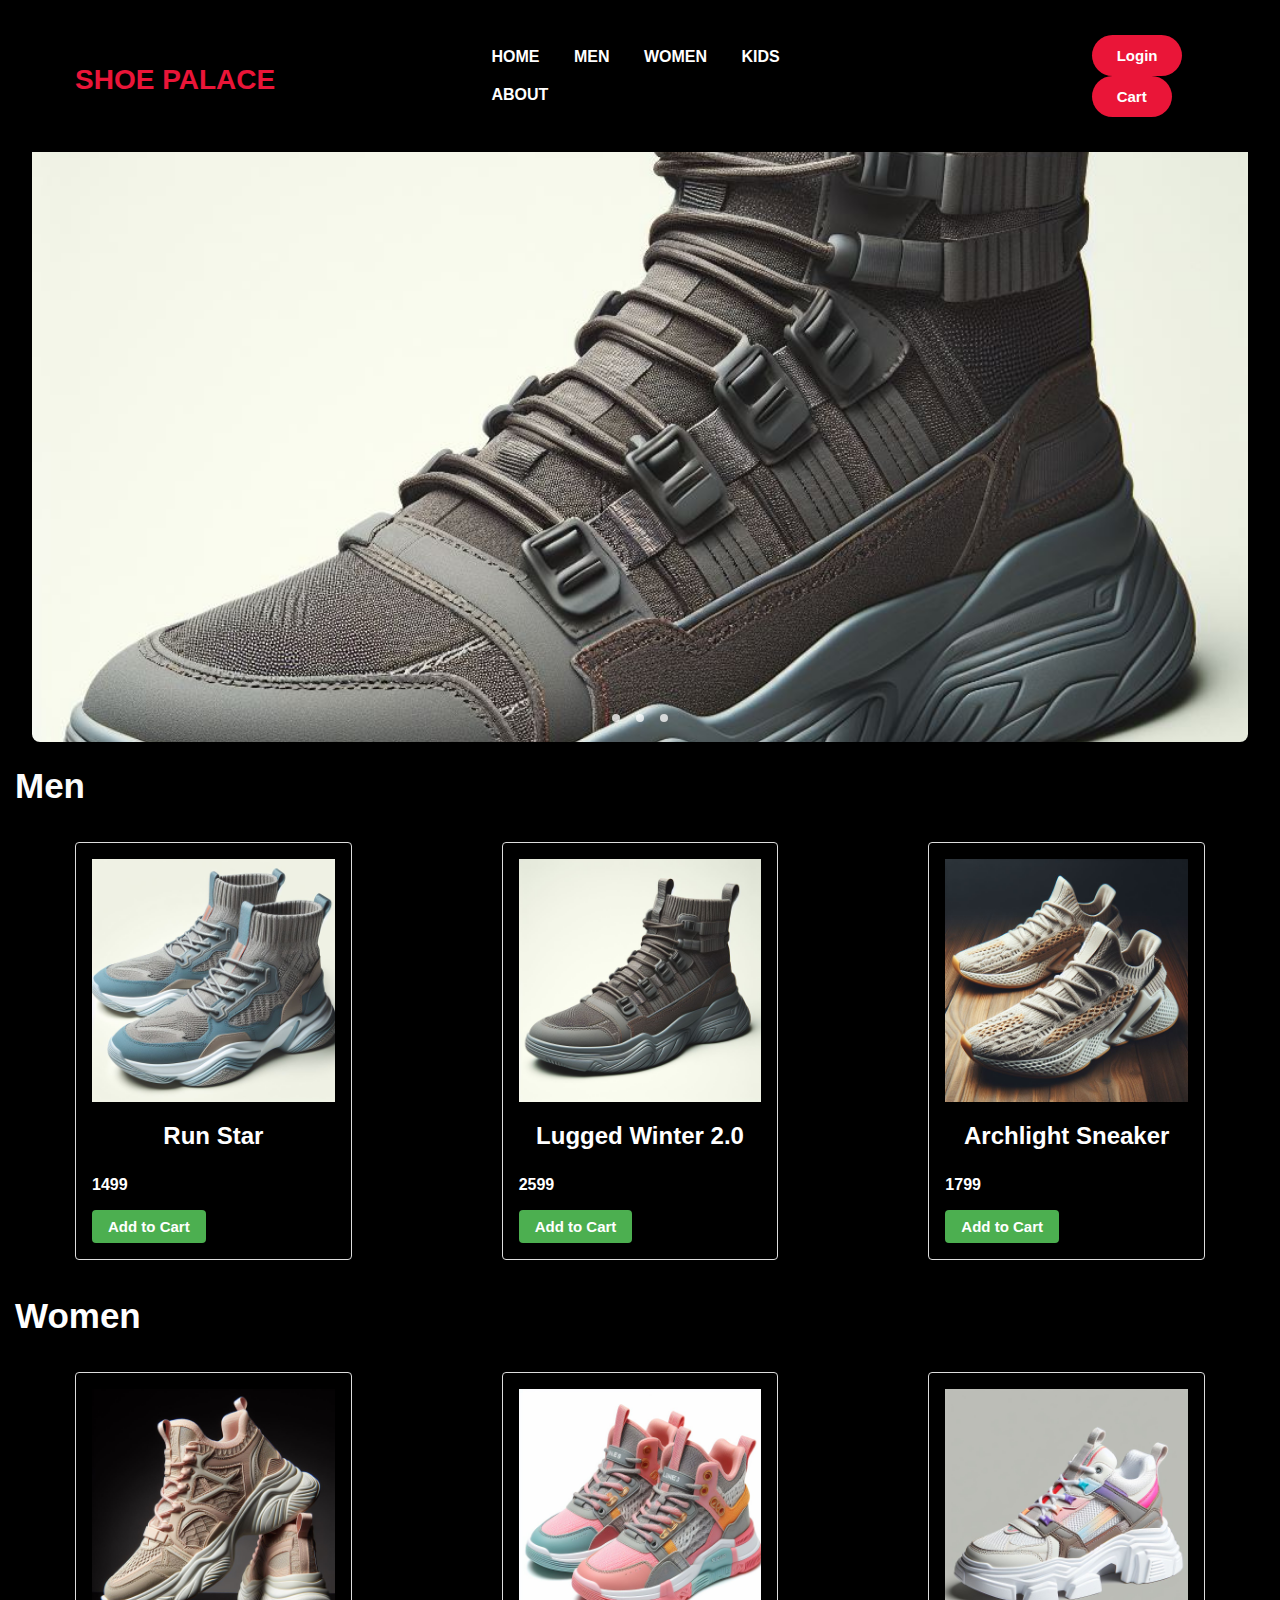
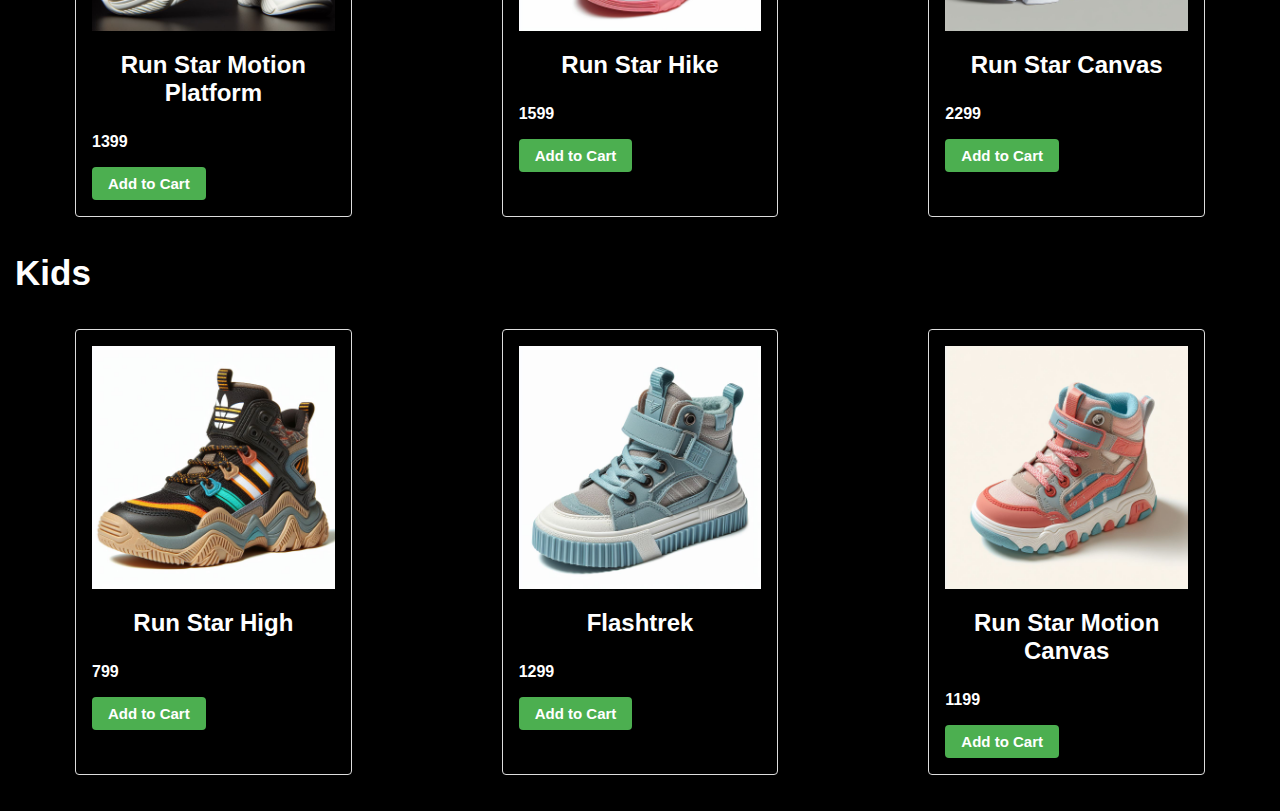
<file: index.html>
<!DOCTYPE html>
<html>
<head>
	<title>SHOE PALACE</title>
	<link rel="stylesheet" type="text/css" href="CSS\project style.css">
</head>

<body>

<nav>
	<div class="logo">
		<h2 class="shoe"><a href="index.html" id="mainlogo" >SHOE PALACE</a></h2>
	</div>
	<div class="item">
	<ul>
		<li><a href="index.html">HOME</a></li>
		<li><a href="men page.html">MEN</a></li>
		<li><a href="women section.html">WOMEN</a></li>
		<li><a href="kids section.html">KIDS</a></li>
		<li><a href="about us.html">ABOUT</a></li>
	</ul>
	</div>
	<div class="button">
	<button id="login" type="button"> <a href="signup.html" id="log">  Login </a></button>
	<button id="cart" type="button"> <a> Cart </a></button>
	</div> 

</nav>

<section class="container">
	<div class="slider-wrapper">
		<div class="slider">
			<img id="slide-1" src="images for the project\slider home\_0156b560-6816-4d7f-a972-cb4b1df0b3c1.jpeg" alt="3D rendering of an imaginary orange planet in space" />
			<img id="slide-2" src="images for the project\slider home\_35c7d3ca-105d-4d8a-8cb0-3083cf55b246.jpeg" alt="3D rendering of an imaginary green planet in space" />
			<img id="slide-3" src="images for the project\slider home\_3db945c9-cae3-4262-ad9d-a72cb15386be.jpeg" alt="3D rendering of an imaginary blue planet in space" />
		</div>
		<div class="slider-nav">
			<a href="#slide-1"></a>
			<a href="#slide-2"></a>
			<a href="#slide-3"></a>
		</div>
	</div>
</section>
<br>
<br><br><br><br><br><br><br><br><br><br><br><br><br><br><br><br><br><br><br><br><br><br><br><br><br><br><br><br><br><br><br><br><br><br><br><br><br><br>

<h1 class="headings">Men</h1>

<br><br>
<div class="home-container">
<div class="product-card">
  <img src="images for the project\main page product card\men\_48fb9a2c-376b-4fa4-aa05-796f8a1b33ab.jpeg" alt="Product Name" class="product-image">
  <h2 class="product-title">Run Star</h2>
  <br>

   <p  class="product-price">  1499 </p> <button class="add-to-cart-button">Add to Cart</button>  			
</div>

<div class="product-card">
  <img src="images for the project\main page product card\men\_0156b560-6816-4d7f-a972-cb4b1df0b3c1.jpeg" alt="Product Name" class="product-image">
  <h2 class="product-title">Lugged Winter 2.0</h2>
  
  <br>

   <p  class="product-price">  2599 </p> <button class="add-to-cart-button">Add to Cart</button>  			
</div>
<div class="product-card">
  <img src="images for the project\main page product card\men\_fdba2e9d-2287-44a5-8f14-1ec91ebca0b7.jpeg" alt="Product Name" class="product-image">
  <h2 class="product-title">Archlight Sneaker</h2>
  
  <br>

   <p  class="product-price">  1799 </p> <button class="add-to-cart-button">Add to Cart</button>  			
</div>
</div>

<br><br>
<h1 class="headings">Women</h1>

<br><br>
<div class="home-container">
<div class="product-card">
  <img src="images for the project\main page product card\women\_6b4de8e7-2599-4800-b2fa-66019f1e771a.jpeg" alt="Product Name" class="product-image">
  <h2 class="product-title">Run Star Motion Platform</h2>

  <br>

   <p  class="product-price">  1399 </p> <button class="add-to-cart-button">Add to Cart</button>  			
</div>

<div class="product-card">
  <img src="images for the project\main page product card\women\_35c7d3ca-105d-4d8a-8cb0-3083cf55b246.jpeg" alt="Product Name" class="product-image">
  <h2 class="product-title">Run Star Hike</h2>
 
  <br>

   <p  class="product-price">  1599 </p> <button class="add-to-cart-button">Add to Cart</button>  			
</div>
<div class="product-card">
  <img src="images for the project\main page product card\women\_acfe308d-2e47-4688-8504-38da7009528b.jpeg" alt="Product Name" class="product-image">
  <h2 class="product-title">Run Star Canvas</h2>
 
  <br>

   <p  class="product-price">  2299 </p> <button class="add-to-cart-button">Add to Cart</button>  			
</div>

<br><br><br><br><br><br><br><br>

</div>

<br><br>
<h1 class="headings">Kids</h1>

<br><br>
<div class="home-container">
<div class="product-card">
  <img src="images for the project\main page product card\kids\_3db945c9-cae3-4262-ad9d-a72cb15386be.jpeg" alt="Product Name" class="product-image">
  <h2 class="product-title">Run Star High</h2>
 
  <br>

   <p  class="product-price">  799 </p> <button class="add-to-cart-button">Add to Cart</button>  			
</div>

<div class="product-card">
  <img src="images for the project\main page product card\kids\_cbc74db1-2759-485a-9672-d9c2cdb10809.jpeg" alt="Product Name" class="product-image">
  <h2 class="product-title">Flashtrek</h2>
  
  <br>

   <p  class="product-price">  1299 </p> <button class="add-to-cart-button">Add to Cart</button>  			
</div>
<div class="product-card">
  <img src="images for the project\main page product card\kids\_efd4984a-8d3a-4ad0-9ed9-2b42ec1a1a5a.jpeg" alt="Product Name" class="product-image">
  <h2 class="product-title">Run Star Motion Canvas</h2>
  
  <br>

   <p  class="product-price">  1199 </p> <button class="add-to-cart-button">Add to Cart</button>  			
</div>

</div>

<br><br>
</body>
</html>
</file>
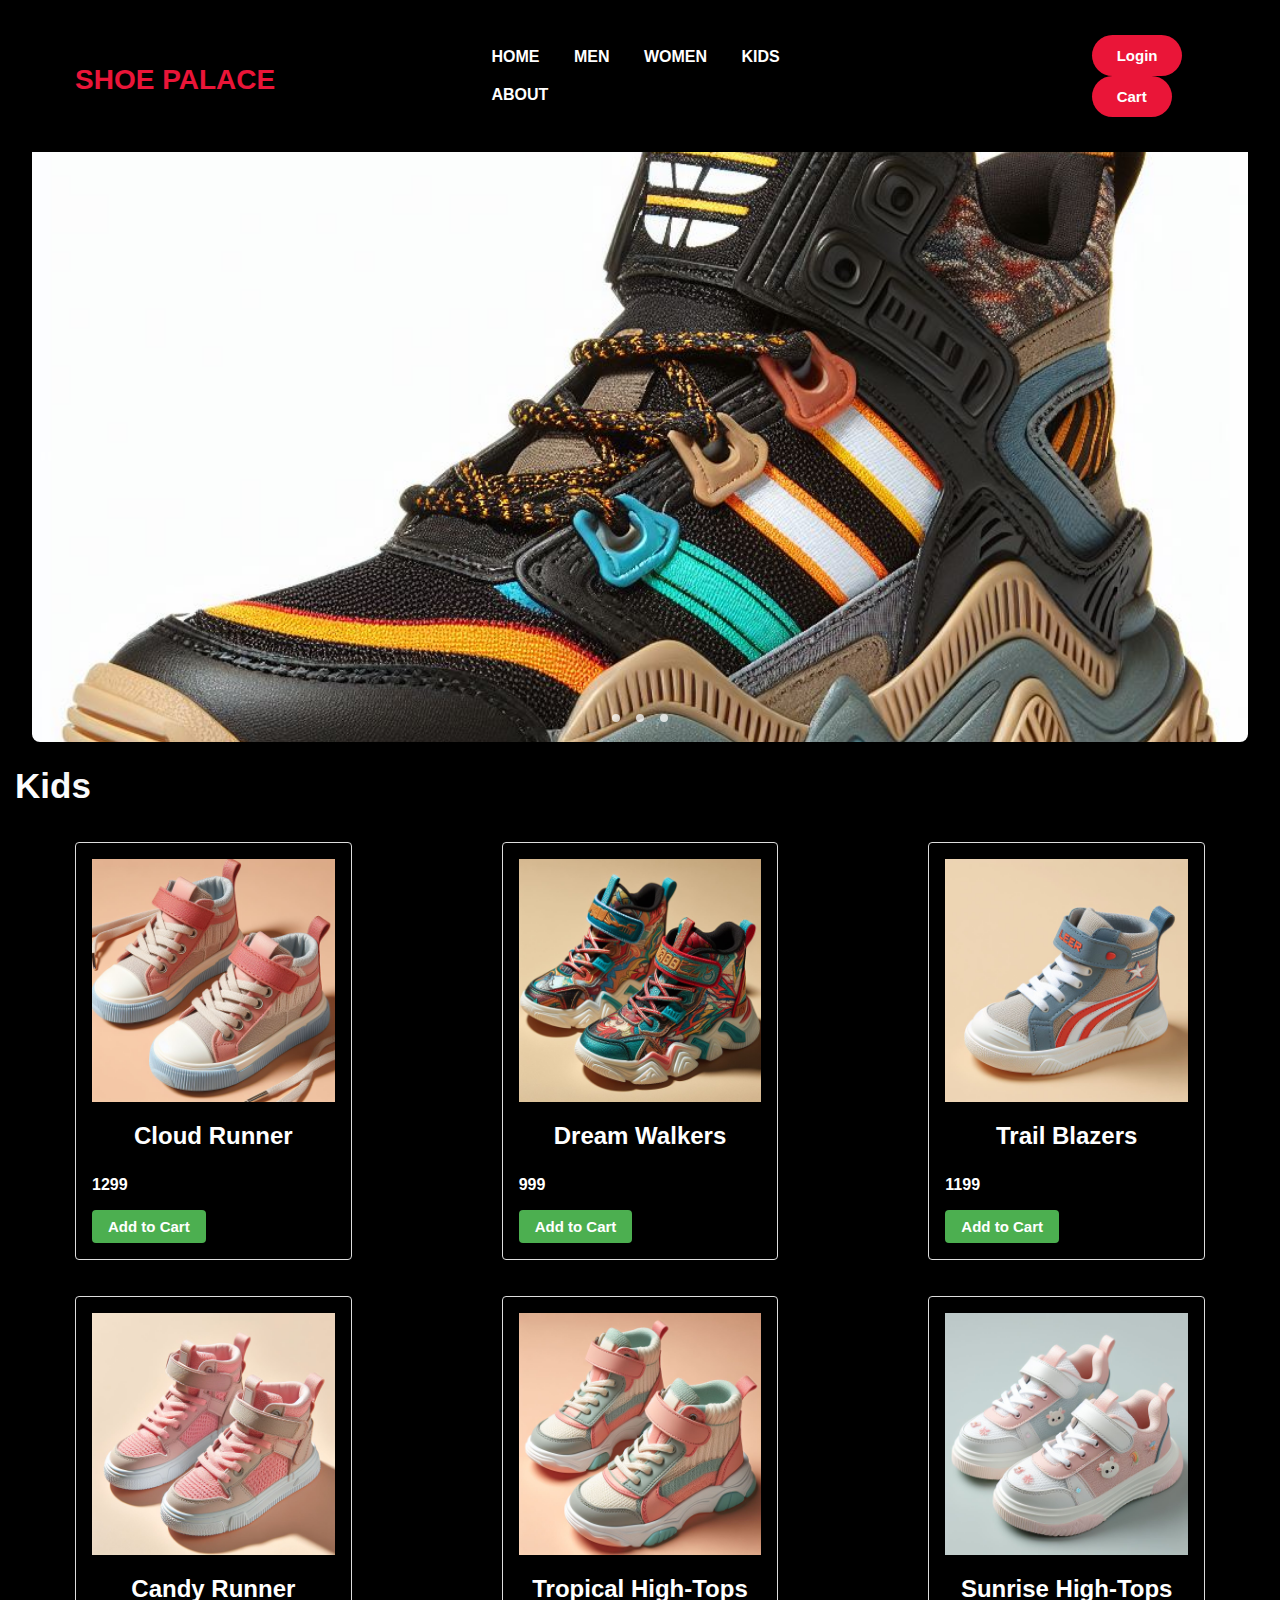
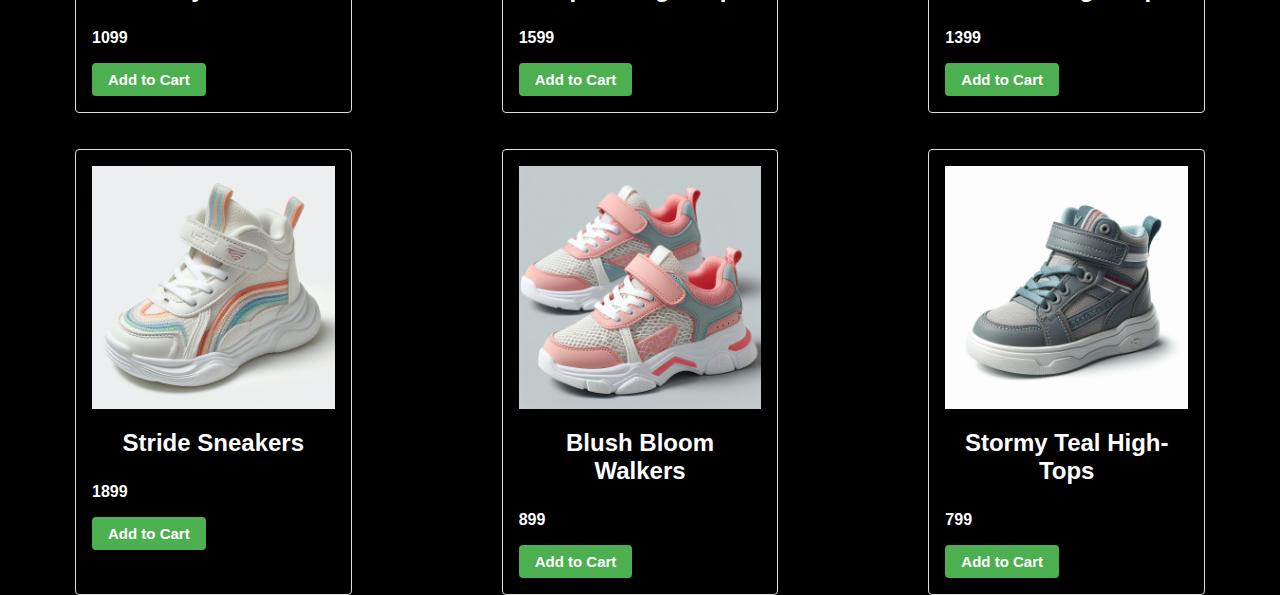
<file: kids section.html>
<!DOCTYPE html>
<html>
<head>
	<meta charset="utf-8">
	<meta name="viewport" content="width=device-width, initial-scale=1">
	<link rel="stylesheet" type="text/css" href="CSS\kids.css">
	<title>SHOE PALACE-HOME PAGE</title>
</head>
<body>

<nav>
	<div class="logo">
		<h2 class="shoe"><a href="index.html" id="mainlogo" >SHOE PALACE</a></h2>
	</div>
	<div class="item">
	<ul>
		<li><a href="index.html">HOME</a></li>
    <li><a href="men page.html">MEN</a></li>
    <li><a href="women section.html">WOMEN</a></li>
    <li><a href="kids section.html">KIDS</a></li>
    <li><a href="about us.html">ABOUT</a></li>
	</ul>
	</div>
	<div class="button">
	<button id="login" type="button"> <a href="signup.html">  Login </a></button>
  <button id="cart" type="button"> <a> Cart </a></button>
	</div>

</nav>

<section class="container">
	<div class="slider-wrapper">
		<div class="slider">
      <img id="slide-1" src="images for the project\slider kids\_3db945c9-cae3-4262-ad9d-a72cb15386be.jpeg"  alt="3D rendering of an imaginary orange planet in space" />
      <img id="slide-2" src="images for the project\slider kids\_cbc74db1-2759-485a-9672-d9c2cdb10809.jpeg" alt="3D rendering of an imaginary green planet in space" />
      <img id="slide-3" src="images for the project\slider kids\_efd4984a-8d3a-4ad0-9ed9-2b42ec1a1a5a.jpeg" alt="3D rendering of an imaginary blue planet in space" />
    </div>
		<div class="slider-nav">
			<a href="#slide-1"></a>
			<a href="#slide-2"></a>
			<a href="#slide-3"></a>
		</div>
	</div>
</section>
<br>
<br><br><br><br><br><br><br><br><br><br><br><br><br><br><br><br><br><br><br><br><br><br><br><br><br><br><br><br><br><br><br><br><br><br><br><br><br><br>

<h1 class="headings">Kids</h1>

<br><br>
<div class="home-container">
<div class="product-card">
  <img src="images for the project\kids card\_3e7043b4-4c95-4eac-82be-2884a204f2f1.jpeg" alt="Product Name" class="product-image">
  <h2 class="product-title">Cloud Runner</h2>

  <br>

   <p  class="product-price">  1299 </p> <button class="add-to-cart-button">Add to Cart</button>  			
</div>

<div class="product-card">
  <img src="images for the project\kids card\_4a60e1d9-c4d8-405f-a34d-b713b83fb4cc.jpeg" alt="Product Name" class="product-image">
  <h2 class="product-title">Dream Walkers</h2>

  <br>

   <p  class="product-price">  999 </p> <button class="add-to-cart-button">Add to Cart</button>  			
</div>
<div class="product-card">
  <img src="images for the project\kids card\_84afe1ab-8a99-4897-9b79-f7da90ac4b70.jpeg" alt="Product Name" class="product-image">
  <h2 class="product-title">Trail Blazers</h2>

  <br>

   <p  class="product-price">  1199 </p> <button class="add-to-cart-button">Add to Cart</button>  			
</div>
</div>

<br><br>
<div class="home-container">
<div class="product-card">
  <img src="images for the project\kids card\_265cad13-2057-4e75-835b-bd394f0e6ead.jpeg" alt="Product Name" class="product-image">
  <h2 class="product-title">Candy Runner</h2>

  <br>

   <p  class="product-price">  1099 </p> <button class="add-to-cart-button">Add to Cart</button>  			
</div>

<div class="product-card">
  <img src="images for the project\kids card\_a62e892f-e207-4cca-ac6a-ab996ca5de65.jpeg" alt="Product Name" class="product-image">
  <h2 class="product-title">Tropical High-Tops</h2>

  <br>

   <p  class="product-price">  1599 </p> <button class="add-to-cart-button">Add to Cart</button>  			
</div>
<div class="product-card">
  <img src="images for the project\kids card\_ad9cbd42-30bf-43c5-886e-bf3c665c991a.jpeg" alt="Product Name" class="product-image">
  <h2 class="product-title">Sunrise High-Tops</h2>

  <br>

   <p  class="product-price">  1399 </p> <button class="add-to-cart-button">Add to Cart</button>  			
</div>
</div>

<br><br>
<div class="home-container">
<div class="product-card">
  <img src="images for the project\kids card\_b5d753bb-51a4-4a66-a3b2-403fc1ee39b3.jpeg" alt="Product Name" class="product-image">
  <h2 class="product-title">Stride Sneakers</h2>

  <br>

   <p  class="product-price">  1899 </p> <button class="add-to-cart-button">Add to Cart</button>  			
</div>

<div class="product-card">
  <img src="images for the project\kids card\_b14e10b2-e5be-4b15-9764-2ee49e203c7e.jpeg" alt="Product Name" class="product-image">
  <h2 class="product-title">Blush Bloom Walkers</h2>

  <br>

   <p  class="product-price">  899 </p> <button class="add-to-cart-button">Add to Cart</button>  			
</div>
<div class="product-card">
  <img src="images for the project\kids card\_bc9cfd52-3825-4ee8-ac7c-7750c32b8a22.jpeg" alt="Product Name" class="product-image">
  <h2 class="product-title">Stormy Teal High-Tops</h2>

  <br>

   <p  class="product-price">  799 </p> <button class="add-to-cart-button">Add to Cart</button>  			
</div>
</div>




</body>
</html>
</file>
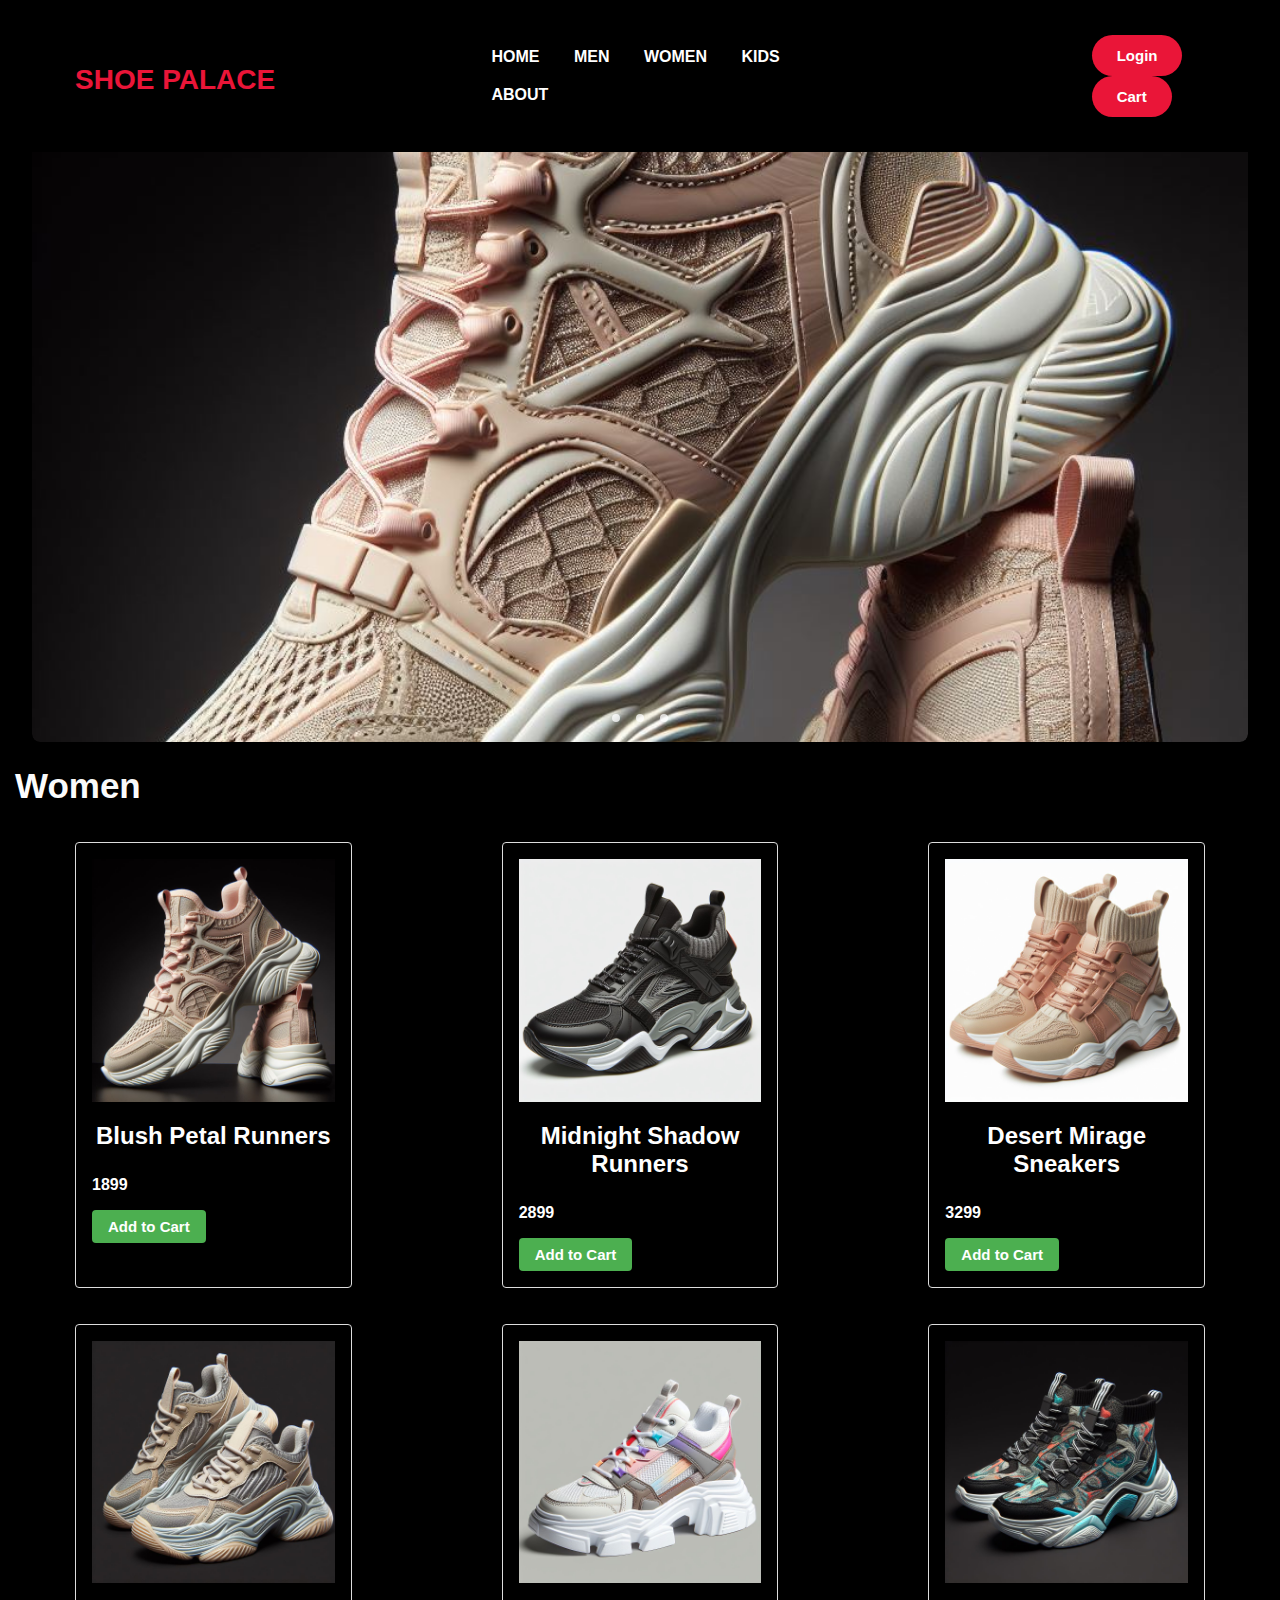
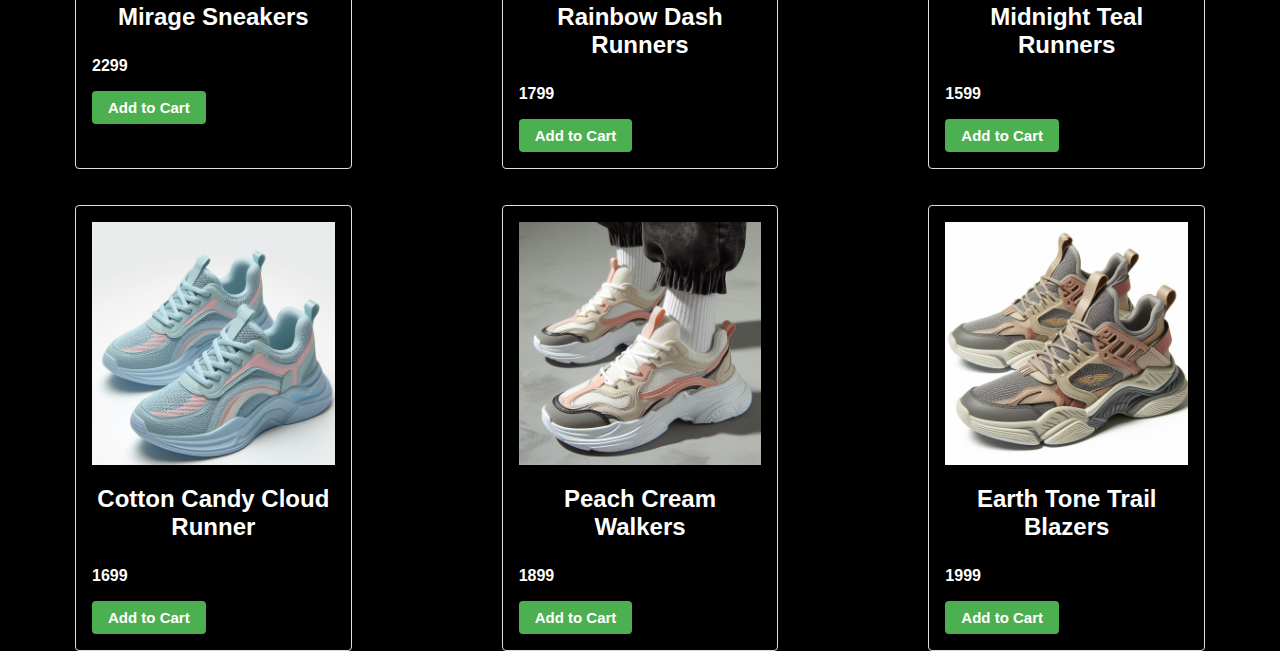
<file: women section.html>
<!DOCTYPE html>
<html>
<head>
	<meta charset="utf-8">
	<meta name="viewport" content="width=device-width, initial-scale=1">
	<link rel="stylesheet" type="text/css" href="CSS\women.css">
	<title>SHOE PALACE-HOME PAGE</title>
</head>
<body>

<nav>
	<div class="logo">
		<h2 class="shoe"><a href="index.html" id="mainlogo" >SHOE PALACE</a></h2>
	</div>
	<div class="item">
	<ul>
		<li><a href="index.html">HOME</a></li>
    <li><a href="men page.html">MEN</a></li>
    <li><a href="women section.html">WOMEN</a></li>
    <li><a href="kids section.html">KIDS</a></li>
    <li><a href="about us.html">ABOUT</a></li>
	</ul>
	</div>
	<div class="button">
	<button id="login" type="button"> <a href="signup.html">  Login </a></button>
  <button id="cart" type="button"> <a> Cart </a></button>
	</div>

</nav>

<section class="container">
	<div class="slider-wrapper">
		<div class="slider">
			<div class="slider">
      <img id="slide-1" src="images for the project\slider women\_6b4de8e7-2599-4800-b2fa-66019f1e771a.jpeg" alt="3D rendering of an imaginary orange planet in space" />
      <img id="slide-2" src="images for the project\slider women\_35c7d3ca-105d-4d8a-8cb0-3083cf55b246.jpeg" alt="3D rendering of an imaginary green planet in space" />
      <img id="slide-3" src="images for the project\slider women\_acfe308d-2e47-4688-8504-38da7009528b.jpeg" alt="3D rendering of an imaginary blue planet in space" />
    </div>
		<div class="slider-nav">
			<a href="#slide-1"></a>
			<a href="#slide-2"></a>
			<a href="#slide-3"></a>
		</div>
	</div>
</section>
<br>
<br><br><br><br><br><br><br><br><br><br><br><br><br><br><br><br><br><br><br><br><br><br><br><br><br><br><br><br><br><br><br><br><br><br><br><br><br><br>

<h1 class="headings">Women</h1>

<br><br>
<div class="home-container">
<div class="product-card">
  <img src="images for the project\women card\_6b4de8e7-2599-4800-b2fa-66019f1e771a.jpeg" alt="Product Name" class="product-image">
  <h2 class="product-title">Blush Petal Runners</h2>
 
  <br>

   <p  class="product-price">  1899 </p> <button class="add-to-cart-button">Add to Cart</button>  			
</div>

<div class="product-card">
  <img src="images for the project\women card\_8a7fc690-00e3-47e8-b6e2-9ed3859db601.jpeg" alt="Product Name" class="product-image">
  <h2 class="product-title">Midnight Shadow Runners</h2>

  <br>

   <p  class="product-price"> 2899 </p> <button class="add-to-cart-button">Add to Cart</button>  			
</div>
<div class="product-card">
  <img src="images for the project\women card\_66f272c9-8f40-4c03-9aba-a641513950d5.jpeg" alt="Product Name" class="product-image">
  <h2 class="product-title">Desert Mirage Sneakers</h2>

  <br>

   <p  class="product-price">  3299 </p> <button class="add-to-cart-button">Add to Cart</button>  			
</div>
</div>

<br><br>
<div class="home-container">
<div class="product-card">
  <img src="images for the project\women card\_125a1015-00e7-483f-984a-1ae69ce5b9d7.jpeg" alt="Product Name" class="product-image">
  <h2 class="product-title">Mirage Sneakers</h2>

  <br>

   <p  class="product-price">  2299 </p> <button class="add-to-cart-button">Add to Cart</button>  			
</div>

<div class="product-card">
  <img src="images for the project\women card\_acfe308d-2e47-4688-8504-38da7009528b.jpeg" alt="Product Name" class="product-image">
  <h2 class="product-title">Rainbow Dash Runners</h2>

  <br>

   <p  class="product-price">  1799 </p> <button class="add-to-cart-button">Add to Cart</button>  			
</div>
<div class="product-card">
  <img src="images for the project\women card\_bbaf258a-8a47-4dd3-8267-71c76c075b81.jpeg" alt="Product Name" class="product-image">
  <h2 class="product-title">Midnight Teal Runners</h2>

  <br>

   <p  class="product-price">  1599 </p> <button class="add-to-cart-button">Add to Cart</button>  			
</div>
</div>

<br><br>
<div class="home-container">
<div class="product-card">
  <img src="images for the project\women card\_c6d82e91-4281-4125-9693-bf847c9e9a9d.jpeg" alt="Product Name" class="product-image">
  <h2 class="product-title">Cotton Candy Cloud Runner</h2>

  <br>

   <p  class="product-price">  1699 </p> <button class="add-to-cart-button">Add to Cart</button>  			
</div>

<div class="product-card">
  <img src="images for the project\women card\_c063e3b6-c023-4071-900c-da5fadfb26f6.jpeg" alt="Product Name" class="product-image">
  <h2 class="product-title">Peach Cream Walkers</h2>

  <br>

   <p  class="product-price">  1899 </p> <button class="add-to-cart-button">Add to Cart</button>  			
</div>
<div class="product-card">
  <img src="images for the project\women card\_cb8138cd-fcf3-4705-85e6-86ec1855e5e8.jpeg" alt="Product Name" class="product-image">
  <h2 class="product-title">Earth Tone Trail Blazers</h2>

  <br>

   <p  class="product-price">  1999 </p> <button class="add-to-cart-button">Add to Cart</button>  			
</div>
</div>




</body>
</html>
</file>
